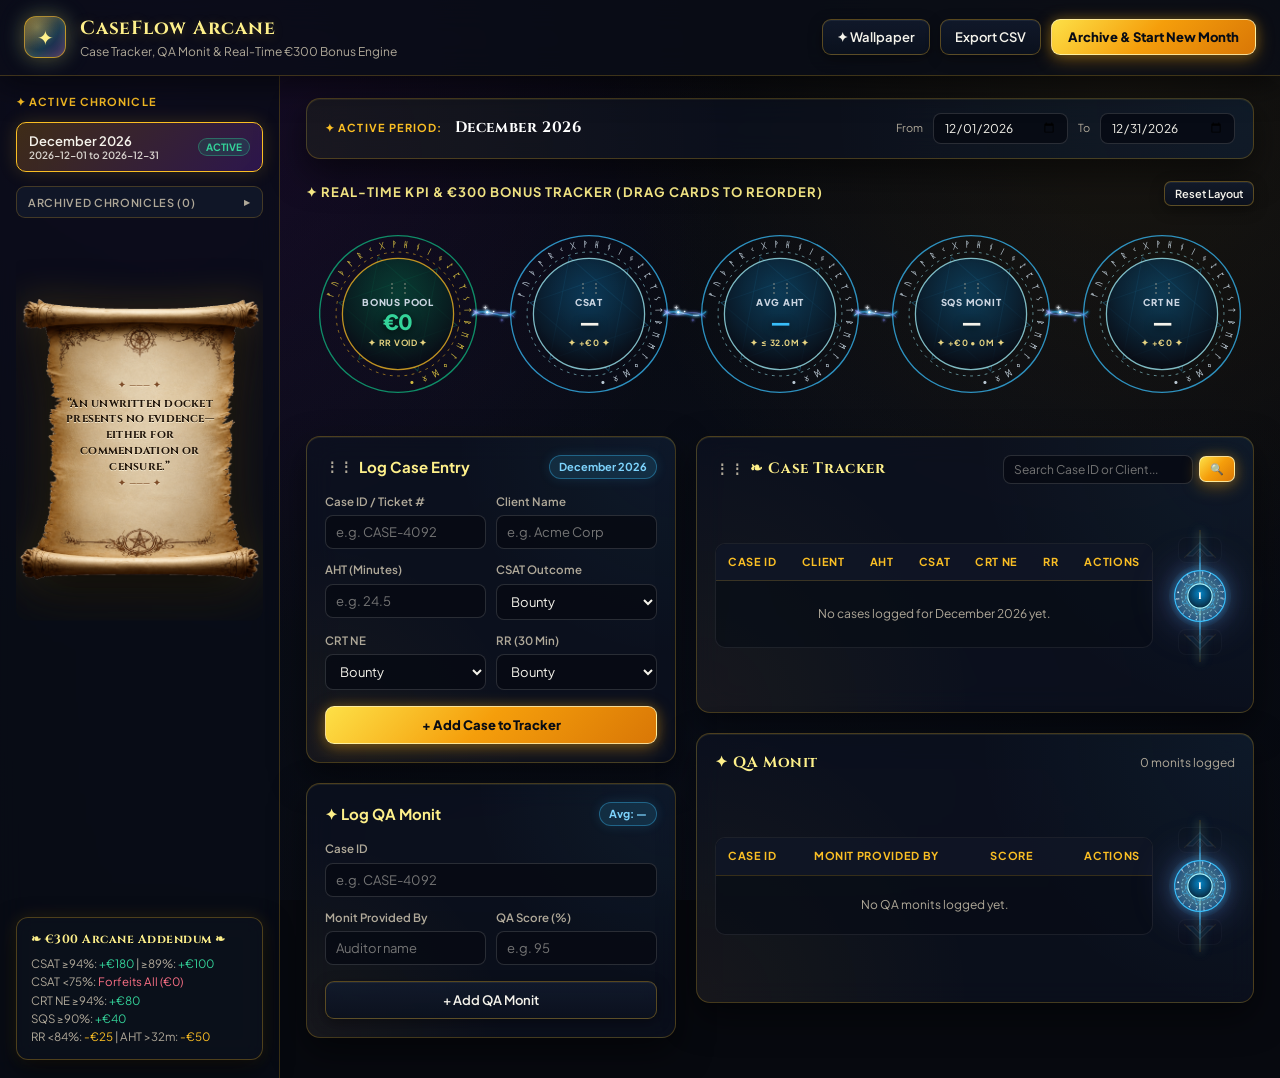
<file: index.html>
<!DOCTYPE html>
<html lang="en">
<head>
  <meta charset="UTF-8" />
  <meta name="viewport" content="width=device-width, initial-scale=1.0" />
  <title>CaseFlow Arcane — Case Tracker, QA Monit &amp; €300 Bonus Engine</title>
  <!-- Load Cinzel and Plus Jakarta Sans fonts for arcane headings and readable interface text -->
  <link rel="preconnect" href="https://fonts.googleapis.com" />
  <link rel="preconnect" href="https://fonts.gstatic.com" crossorigin />
  <link href="https://fonts.googleapis.com/css2?family=Cinzel:wght@600;700&family=Plus+Jakarta+Sans:wght@400;500;600;700;800&display=swap" rel="stylesheet" />
  <!-- Main stylesheet for CaseFlow Arcane -->
  <link rel="stylesheet" href="spellbook.css?v=42" />
</head>
<body>

  <!-- Background wallpaper media and tint layer -->
  <div id="wallpaperLayer" class="wallpaper-layer">
    <video id="bgVideo" autoplay loop muted playsinline class="hidden"></video>
    <img id="bgImage" alt="" class="hidden" />
    <div class="wallpaper-overlay"></div>
  </div>

  <!-- Top bar with app title and main actions -->
  <header>
    <div class="brand">
      <div class="brand-logo">✦</div>
      <div>
        <h1 class="fancy-title">CaseFlow Arcane</h1>
        <p>Case Tracker, QA Monit &amp; Real-Time €300 Bonus Engine</p>
      </div>
    </div>
    <div class="header-actions">
      <button type="button" class="btn-secondary" id="wallpaperBtn">✦ Wallpaper</button>
      <button type="button" class="btn-secondary" id="exportBtn">Export CSV</button>
      <button type="button" class="btn-primary" id="archiveBtn">Archive &amp; Start New Month</button>
    </div>
  </header>

  <div class="app-shell">
    <!-- Left sidebar for monthly tabs, Oracle scroll, and bonus rules -->
    <aside>
      <div class="sidebar-top">
        <div class="sidebar-label">✦ Active Chronicle</div>
        <div id="activeMonthSlot" class="month-list"></div>

        <!-- Expandable list of archived months -->
        <button type="button" class="archive-toggle-btn" id="toggleArchivesBtn">
          <span>Archived Chronicles (<span id="archiveCount">0</span>)</span>
          <span id="archiveArrow">▾</span>
        </button>
        <div id="archivedMonthsList" class="month-list scrollable-months"></div>
      </div>

      <!-- Oracle scroll area that displays metric prophecies or procedural seals -->
      <div id="arcaneOracleCard" class="arcane-oracle-card">
        <div id="oracleDisplay" class="oracle-display"></div>
      </div>

      <!-- Reference summary of the bonus thresholds, penalties, and forfeiture rule -->
      <div class="rules-box" style="margin-top:auto; background:rgba(13, 18, 30, 0.72); backdrop-filter:blur(10px); border:1px solid rgba(251, 191, 36, 0.28); border-radius:12px; padding:12px 14px; box-shadow:0 12px 28px rgba(0, 0, 0, 0.55), 0 0 18px rgba(251, 191, 36, 0.12);">
        <h4 class="fancy-title">❧ €300 Arcane Addendum ❧</h4>
        <div>CSAT ≥94%: <span class="txt-green">+€180</span> | ≥89%: <span class="txt-green">+€100</span></div>
        <div>CSAT &lt;75%: <span class="txt-red">Forfeits All (€0)</span></div>
        <div>CRT NE ≥94%: <span class="txt-green">+€80</span></div>
        <div>SQS ≥90%: <span class="txt-green">+€40</span></div>
        <div>RR &lt;84%: <span class="txt-amber">-€25</span> | AHT &gt;32m: <span class="txt-amber">-€50</span></div>
      </div>

    </aside>

    <!-- Main workspace for period dates, KPI orbs, forms, and tables -->
    <main>
      <div id="archivedBanner" class="archived-banner">
        <span><strong>Archived Chronicle (Read-Only):</strong> Case history, QA monit, and date range are sealed.</span>
        <button type="button" class="btn-secondary" id="returnActiveBtn">Return to Active Month</button>
      </div>

      <!-- Active period label and editable start/end dates -->
      <div class="period-bar">
        <div class="period-info">
          <span class="sidebar-label" style="margin:0;">✦ Active Period:</span>
          <strong id="periodTitle" class="fancy-title" style="color:#fff; font-size:15px;"></strong>
        </div>
        <div class="period-inputs">
          <label style="margin:0; font-size:11px;">From</label>
          <input type="date" id="startDateInput" />
          <label style="margin:0; font-size:11px;">To</label>
          <input type="date" id="endDateInput" />
        </div>
      </div>

      <!-- KPI orbs section supporting drag-and-drop reordering -->
      <section>
        <div class="section-header">
          <h2>✦ Real-Time KPI &amp; €300 Bonus Tracker (Drag Cards to Reorder)</h2>
          <button type="button" class="btn-secondary btn-xs" id="resetLayoutBtn">Reset Layout</button>
        </div>
        <div id="kpiGrid" class="kpi-grid"></div>
      </section>

      <!-- Reorderable workspace columns for entry forms and data tables -->
      <section id="panelsContainer" class="panels-grid">

        <div id="panel-forms" draggable="true" class="stack-col workspace-panel">
          <!-- Form for logging new support cases -->
          <div class="panel">
            <div class="panel-header">
              <h3><span class="grip">⋮⋮</span> Log Case Entry</h3>
              <span id="activeMonthBadge" class="pill"></span>
            </div>

            <form id="caseForm">
              <div class="form-row form-group">
                <div>
                  <label>Case ID / Ticket #</label>
                  <input type="text" id="caseId" required placeholder="e.g. CASE-4092" />
                </div>
                <div>
                  <label>Client Name</label>
                  <input type="text" id="clientNameInput" required placeholder="e.g. Acme Corp" />
                </div>
              </div>

              <div class="form-row form-group">
                <div>
                  <label>AHT (Minutes)</label>
                  <input type="number" step="0.1" min="0" id="ahtInput" required placeholder="e.g. 24.5" />
                </div>
                <div>
                  <label>CSAT Outcome</label>
                  <select id="csatInput">
                    <option value="Bounty">Bounty</option>
                    <option value="Doomed">Doomed</option>
                    <option value="Void">Void</option>
                  </select>
                </div>
              </div>
              <div class="form-row form-group">
                <div>
                  <label>CRT NE</label>
                  <select id="crtInput">
                    <option value="Bounty">Bounty</option>
                    <option value="Doomed">Doomed</option>
                    <option value="Void">Void</option>
                  </select>
                </div>
                <div>
                  <label>RR (30 Min)</label>
                  <select id="rrInput">
                    <option value="Bounty">Bounty</option>
                    <option value="Doomed">Doomed</option>
                    <option value="Void">Void</option>
                  </select>
                </div>
              </div>
              <button type="submit" id="submitCaseBtn" class="btn-primary btn-full">
                + Add Case to Tracker
              </button>
            </form>
          </div>

          <!-- Form for logging quality assurance audits -->
          <div class="panel">
            <div class="panel-header">
              <h3>✦ Log QA Monit</h3>
              <span id="qaAvgPill" class="pill">Avg: —</span>
            </div>

            <form id="qaForm">
              <div class="form-group">
                <label>Case ID</label>
                <input type="text" id="qaCaseId" required placeholder="e.g. CASE-4092" />
              </div>

              <div class="form-row form-group">
                <div>
                  <label>Monit Provided By</label>
                  <input type="text" id="qaAuditorInput" required placeholder="Auditor name" />
                </div>
                <div>
                  <label>QA Score (%)</label>
                  <input type="number" step="0.1" min="0" max="100" id="qaScoreInput" required placeholder="e.g. 95" />
                </div>
              </div>

              <button type="submit" id="submitQaBtn" class="btn-secondary btn-full">
                + Add QA Monit
              </button>
            </form>
          </div>
        </div>

        <div id="panel-tables" draggable="true" class="stack-col workspace-panel">

          <!-- Paginated case tracker table with search and runic page rail -->
          <div class="panel">
            <div class="panel-header">
              <h3 class="fancy-title"><span class="grip">⋮⋮</span> ❧ Case Tracker</h3>
              <div class="search-box">
                <input type="text" id="caseSearchInput" placeholder="Search Case ID or Client..." />
                <button type="button" class="btn-primary btn-xs" id="caseSearchBtn">🔍</button>
              </div>
            </div>

            <div class="paged-layout">
              <div class="table-wrap">
                <table>
                  <thead>
                    <tr>
                      <th>Case ID</th>
                      <th>Client</th>
                      <th>AHT</th>
                      <th>CSAT</th>
                      <th>CRT NE</th>
                      <th>RR</th>
                      <th class="text-right">Actions</th>
                    </tr>
                  </thead>
                  <tbody id="caseTableBody"></tbody>
                </table>
              </div>
              <div id="caseLeafRail" class="leaf-rail"></div>
            </div>
          </div>

          <!-- Paginated QA monit table with runic page rail -->
          <div class="panel">
            <div class="panel-header">
              <h3 class="fancy-title">✦ QA Monit</h3>
              <span id="qaCountLabel" class="muted-text">0 monits logged</span>
            </div>

            <div class="paged-layout">
              <div class="table-wrap">
                <table>
                  <thead>
                    <tr>
                      <th>Case ID</th>
                      <th>Monit Provided By</th>
                      <th>Score</th>
                      <th class="text-right">Actions</th>
                    </tr>
                  </thead>
                  <tbody id="qaTableBody"></tbody>
                </table>
              </div>
              <div id="qaLeafRail" class="leaf-rail"></div>
            </div>
          </div>

        </div>

      </section>
    </main>
  </div>

  <!-- Modal showing matching case search results -->
  <div id="searchModal" class="modal-backdrop hidden">
    <div class="modal-3d-card">
      <div class="panel-header">
        <h3 class="fancy-title">✦ Case Chronicle Lookup</h3>
        <button type="button" class="btn-icon" id="closeSearchModalBtn">✕</button>
      </div>
      <div id="searchResultsBody" class="search-results-list"></div>
    </div>
  </div>

  <!-- Modal for choosing or resetting wallpapers listed in wallpapers/list.json -->
  <div id="wallpaperModal" class="modal-backdrop hidden">
    <div class="modal-3d-card" style="max-width: 560px;">
      <div class="panel-header">
        <h3 class="fancy-title">✦ Realm Wallpaper Studio</h3>
        <button type="button" class="btn-icon" id="closeWallpaperModalBtn">✕</button>
      </div>

      <p class="muted-text" style="margin-bottom: 10px;">
        Showing photos &amp; looping videos from your <strong>wallpapers/</strong> folder in GitHub:
      </p>

      <div id="repoWallpaperGrid" class="wp-gallery-grid">
        <p class="muted-text">Loading wallpapers from GitHub...</p>
      </div>

      <div class="header-actions" style="justify-content: space-between; margin-top: 14px;">
        <button type="button" class="btn-secondary btn-xs" id="refreshWallpapersBtn">↻ Refresh List</button>
        <button type="button" class="btn-secondary" id="clearWallpaperBtn">Reset Default Theme</button>
      </div>
    </div>
  </div>

  <!-- Confirmation modal before permanently deleting an archived month -->
  <div id="banishModal" class="modal-backdrop hidden">
    <div class="runic-circle-modal">
      <!-- Rotating runic rings behind the confirmation prompt -->
      <svg class="runic-ring-svg" viewBox="0 0 360 360" aria-hidden="true">
        <defs>
          <path id="outerRunePath" d="M 180,180 m -162,0 a 162,162 0 1,1 324,0 a 162,162 0 1,1 -324,0" />
          <path id="innerRunePath" d="M 180,180 m -134,0 a 134,134 0 1,1 268,0 a 134,134 0 1,1 -268,0" />
        </defs>
        <g class="rune-spin-cw">
          <circle cx="180" cy="180" r="172" class="rune-stroke-gold" />
          <circle cx="180" cy="180" r="150" class="rune-stroke-dash" />
          <text class="rune-glyphs">
            <textPath href="#outerRunePath" startOffset="0%">ᚠ ᚢ ᚦ ᚨ ᚱ ᚲ ᚷ ᚹ ᚺ ᚾ ᛁ ᛃ ᛇ ᛈ ᛉ ᛊ ᛏ ᛒ ᛖ ᛗ ᛚ ᛜ ᛞ ᛟ • </textPath>
          </text>
        </g>
        <g class="rune-spin-ccw">
          <circle cx="180" cy="180" r="142" class="rune-stroke-crimson" />
          <polygon points="180,44 298,248 62,248" class="rune-sigil-poly" />
          <polygon points="180,316 298,112 62,112" class="rune-sigil-poly" />
          <text class="rune-glyphs-inner">
            <textPath href="#innerRunePath" startOffset="0%">✦ ARCANE SEAL ✦ BANISHMENT RITE ✦ VOID ETERNAL </textPath>
          </text>
        </g>
      </svg>

      <!-- Confirmation text and Banish / Spare buttons -->
      <div class="runic-core-content">
        <div class="runic-eyebrow">❧ RITE OF BANISHMENT ❧</div>
        <h3 class="fancy-title runic-title">Seal Into The Void?</h3>
        <p class="runic-msg">Banish archived chronicle <strong id="banishTargetName">"—"</strong> forever?</p>
        <div class="runic-actions">
          <button type="button" id="confirmBanishBtn" class="btn-banish">Banish</button>
          <button type="button" id="cancelBanishBtn" class="btn-spare">Spare</button>
        </div>
      </div>
    </div>
  </div>

  <!-- Hidden SVG turbulence filter used for subtle visual distortion -->
  <svg width="0" height="0" style="position:absolute; pointer-events:none;">
    <defs>
      <filter id="arcaneSmokeFlow" x="-40%" y="-60%" width="180%" height="200%">
        <feTurbulence type="fractalNoise" baseFrequency="0.035 0.08" numOctaves="3" seed="2" result="noise">
          <animate attributeName="baseFrequency" dur="7s" values="0.035 0.08;0.045 0.11;0.035 0.08" repeatCount="indefinite" />
        </feTurbulence>
        <feDisplacementMap in="SourceGraphic" in2="noise" scale="5.5" xChannelSelector="R" yChannelSelector="G" />
      </filter>
    </defs>
  </svg>

  <!-- Scripts load in strict dependency order: arcane-core.js, then oracle.js, then grimoire.js -->
  <script src="arcane-core.js?v=18"></script>
  <script src="oracle.js?v=5"></script>
  <script src="grimoire.js?v=43"></script>
</body>
</html>
</file>
<file: spellbook.css>
/* Color tokens, borders, and surface variables for the CaseFlow Arcane theme */
:root {
  --bg-obsidian: #07090f;
  --bg-midnight: #0d121e;
  --bg-panel: rgba(13, 18, 30, 0.72);
  --bg-panel-solid: #111726;
  --bg-card: rgba(20, 27, 45, 0.78);
  --bg-input: rgba(7, 10, 18, 0.85);
  --border-subtle: rgba(251, 191, 36, 0.16);
  --border-arcane: rgba(168, 85, 247, 0.34);
  --border-gold: rgba(251, 191, 36, 0.52);

  --text-main: #f3f0e8;
  --text-muted: #a69f91;
  --gold: #fbbf24;
  --gold-bright: #fde68a;
  --gold-dim: rgba(251, 191, 36, 0.16);
  --arcane: #c084fc;
  --arcane-deep: #7e22ce;

  --green: #34d399;
  --green-bg: rgba(16, 185, 129, 0.16);
  --red: #fb7185;
  --red-bg: rgba(244, 63, 94, 0.18);
  --amber: #fbbf24;
  --amber-bg: rgba(245, 158, 11, 0.16);
  --sky: #38bdf8;
}

/* Global reset and default non-selectable drag behavior */
* {
  box-sizing: border-box;
  margin: 0;
  padding: 0;
  -webkit-user-select: none;
  user-select: none;
  -webkit-user-drag: none;
}

/* Allow text selection on form fields, headings, tables, and readable content */
input,
textarea,
select,
[contenteditable="true"],
p,
h1, h2, h3, h4, h5, h6,
span,
strong,
em,
small,
label,
li,
td,
th,
.kpi-value,
.kpi-sub,
.kpi-top,
.oracle-quote-only,
.rules-box,
.muted-text,
.runic-msg,
.search-hit-card,
.search-hit-remark {
  -webkit-user-select: text;
  user-select: text;
}

/* Keep interactive controls, grips, and visual media non-selectable */
button,
.grip,
.leaf-btn,
.rune-nav-btn,
.month-btn,
.archive-toggle-btn,
.archive-del-btn,
.kpi-card,
.workspace-panel,
.leaf-rail,
.rune-ley-spine,
svg,
canvas,
video,
img {
  -webkit-user-select: none;
  user-select: none;
}

/* Enable native element drag on draggable KPI cards and workspace panels */
.kpi-card[draggable="true"],
.workspace-panel[draggable="true"] {
  -webkit-user-drag: element;
}

/* Base document typography and dark background */
body {
  font-family: 'Plus Jakarta Sans', -apple-system, BlinkMacSystemFont, "Segoe UI", Roboto, sans-serif;
  background-color: var(--bg-obsidian);
  color: var(--text-main);
  min-height: 100vh;
  line-height: 1.5;
  overflow-x: hidden;
  position: relative;
}

/* Display serif styling for arcane titles and headers */
.fancy-title {
  font-family: 'Cinzel', Georgia, serif;
  letter-spacing: 0.04em;
}

/* Full-bleed wallpaper media and gradient scrim */
.wallpaper-layer {
  position: fixed;
  inset: 0;
  z-index: 0;
  pointer-events: none;
  overflow: hidden;
  background:
    radial-gradient(circle at 12% 8%, rgba(126, 34, 206, 0.24), transparent 42%),
    radial-gradient(circle at 88% 12%, rgba(251, 191, 36, 0.12), transparent 38%),
    radial-gradient(circle at 50% 100%, rgba(15, 23, 42, 0.95), #07090f 75%);
}

.wallpaper-layer video,
.wallpaper-layer img {
  position: absolute;
  inset: 0;
  width: 100%;
  height: 100%;
  object-fit: cover;
  opacity: 0.72;
  filter: saturate(1.12) contrast(1.05);
  transition: opacity 0.4s ease;
}

.wallpaper-overlay {
  position: absolute;
  inset: 0;
  background: linear-gradient(
    180deg,
    rgba(7, 9, 15, 0.48) 0%,
    rgba(7, 9, 15, 0.34) 50%,
    rgba(7, 9, 15, 0.62) 100%
  );
}

/* Sticky top navigation and action header */
header {
  position: sticky;
  top: 0;
  z-index: 30;
  background: rgba(10, 14, 24, 0.78);
  backdrop-filter: blur(16px);
  -webkit-backdrop-filter: blur(16px);
  border-bottom: 1px solid var(--border-subtle);
  box-shadow: 0 8px 32px rgba(0, 0, 0, 0.55);
  padding: 14px 24px;
  display: flex;
  flex-wrap: wrap;
  align-items: center;
  justify-content: space-between;
  gap: 16px;
}

.brand {
  display: flex;
  align-items: center;
  gap: 14px;
}

.brand-logo {
  width: 42px;
  height: 42px;
  border-radius: 12px;
  background: linear-gradient(135deg, rgba(251, 191, 36, 0.22), rgba(147, 51, 234, 0.32));
  border: 1px solid var(--border-gold);
  box-shadow: 0 0 18px rgba(251, 191, 36, 0.25), inset 0 0 12px rgba(192, 132, 252, 0.25);
  display: grid;
  place-items: center;
  font-size: 20px;
  color: var(--gold-bright);
}

.brand h1 {
  font-size: 19px;
  font-weight: 700;
  color: var(--gold-bright);
  text-shadow: 0 2px 12px rgba(251, 191, 36, 0.25);
}

.brand p {
  font-size: 12px;
  color: var(--text-muted);
}

.header-actions {
  display: flex;
  flex-wrap: wrap;
  align-items: center;
  gap: 10px;
}

/* Button base styles and action variants */
button {
  font-family: inherit;
  cursor: pointer;
  border: none;
  border-radius: 9px;
  font-weight: 600;
  font-size: 13px;
  transition: transform 0.14s ease, filter 0.18s ease, box-shadow 0.2s ease, background 0.2s ease, border-color 0.2s ease;
}

button:active:not(:disabled) {
  transform: scale(0.97);
}

button:disabled {
  opacity: 0.42;
  cursor: not-allowed;
}

.btn-primary {
  background: linear-gradient(135deg, #f59e0b 0%, #d97706 52%, #9333ea 145%);
  color: #090b10;
  font-weight: 700;
  padding: 9px 16px;
  box-shadow: 0 4px 16px rgba(245, 158, 11, 0.32);
  border: 1px solid rgba(253, 230, 138, 0.55);
}

.btn-primary:hover:not(:disabled) {
  filter: brightness(1.1);
  box-shadow: 0 6px 22px rgba(251, 191, 36, 0.48);
}

.btn-secondary {
  background: rgba(20, 27, 45, 0.78);
  color: var(--text-main);
  border: 1px solid rgba(251, 191, 36, 0.28);
  padding: 9px 14px;
  backdrop-filter: blur(8px);
}

.btn-secondary:hover:not(:disabled) {
  border-color: var(--gold);
  background: rgba(34, 43, 68, 0.9);
  color: var(--gold-bright);
}

.btn-xs {
  padding: 5px 10px;
  font-size: 11px;
  border-radius: 7px;
}

.btn-icon {
  background: rgba(15, 20, 34, 0.75);
  color: var(--text-muted);
  border: 1px solid rgba(255, 255, 255, 0.08);
  padding: 5px 8px;
  border-radius: 7px;
  font-size: 12px;
}

.btn-icon:hover:not(:disabled) {
  color: var(--gold-bright);
  border-color: var(--border-gold);
}

.btn-icon.has-note {
  color: var(--arcane);
  border-color: rgba(192, 132, 252, 0.55);
  background: rgba(126, 34, 206, 0.22);
}

.btn-del {
  background: rgba(244, 63, 94, 0.14);
  color: var(--red);
  border: 1px solid rgba(244, 63, 94, 0.32);
  padding: 5px 9px;
  border-radius: 7px;
  font-size: 12px;
}

.btn-del:hover:not(:disabled) {
  background: rgba(244, 63, 94, 0.28);
}

.btn-save {
  background: var(--green);
  color: #052e16;
  padding: 5px 10px;
  border-radius: 7px;
  font-size: 12px;
  font-weight: 700;
}

/* Two-column layout for sidebar and main workspace */
.app-shell {
  position: relative;
  z-index: 10;
  display: grid;
  grid-template-columns: 280px minmax(0, 1fr);
  min-height: calc(100vh - 73px);
}

/* Sidebar styling for chronicles, Oracle scroll, and rules */
aside {
  background: rgba(10, 14, 24, 0.68);
  backdrop-filter: blur(14px);
  -webkit-backdrop-filter: blur(14px);
  border-right: 1px solid var(--border-subtle);
  padding: 18px 16px;
  display: flex;
  flex-direction: column;
  justify-content: flex-start;
  gap: 14px;
}

.sidebar-top {
  display: flex;
  flex-direction: column;
  gap: 10px;
}

.sidebar-label {
  font-size: 11px;
  text-transform: uppercase;
  letter-spacing: 0.1em;
  color: var(--gold);
  font-weight: 700;
  margin-bottom: 2px;
}

.month-list {
  display: flex;
  flex-direction: column;
  gap: 8px;
}

/* Collapsible archived months list and transition */
.scrollable-months {
  max-height: 220px;
  overflow-y: auto;
  padding-right: 4px;
  transition: max-height 0.28s ease, opacity 0.22s ease;
}

.scrollable-months.collapsed {
  max-height: 0;
  opacity: 0;
  overflow: hidden;
  pointer-events: none;
}

.archive-toggle-btn {
  width: 100%;
  margin-top: 4px;
  display: flex;
  align-items: center;
  justify-content: space-between;
  background: rgba(20, 27, 45, 0.72);
  border: 1px solid rgba(251, 191, 36, 0.22);
  color: var(--text-muted);
  padding: 8px 11px;
  border-radius: 9px;
  font-size: 11px;
  text-transform: uppercase;
  letter-spacing: 0.06em;
}

.archive-toggle-btn:hover {
  color: var(--gold-bright);
  border-color: var(--border-gold);
}

.archive-row {
  display: grid;
  grid-template-columns: minmax(0, 1fr) auto;
  gap: 6px;
  align-items: stretch;
}

.archive-del-btn {
  background: rgba(244, 63, 94, 0.12);
  color: var(--red);
  border: 1px solid rgba(244, 63, 94, 0.28);
  border-radius: 10px;
  padding: 0 10px;
  font-size: 12px;
  display: grid;
  place-items: center;
}

.archive-del-btn:hover {
  background: rgba(244, 63, 94, 0.28);
  color: #fff;
}

.month-btn {
  width: 100%;
  text-align: left;
  background: rgba(18, 24, 40, 0.72);
  border: 1px solid rgba(255, 255, 255, 0.07);
  border-radius: 10px;
  padding: 10px 12px;
  color: var(--text-main);
  display: flex;
  align-items: center;
  justify-content: space-between;
  gap: 8px;
}

.month-btn:hover {
  border-color: rgba(251, 191, 36, 0.4);
  background: rgba(28, 36, 58, 0.85);
}

.month-btn.active {
  background: linear-gradient(135deg, rgba(245, 158, 11, 0.22), rgba(147, 51, 234, 0.24));
  border-color: var(--gold);
  box-shadow: 0 0 18px rgba(251, 191, 36, 0.18);
}

.badge {
  font-size: 10px;
  padding: 2px 7px;
  border-radius: 999px;
  font-weight: 700;
  text-transform: uppercase;
}

.badge-active {
  background: var(--green-bg);
  color: var(--green);
  border: 1px solid rgba(52, 211, 153, 0.35);
}

.badge-archived {
  background: rgba(148, 163, 184, 0.16);
  color: var(--text-muted);
}

/* Sidebar Oracle scroll container, prophecy text, and unroll animation */
.arcane-oracle-card {
  position: relative;
  margin-top: 8px;
  margin-bottom: 6px;
  padding: 0;
  background: transparent;
  border: none;
  box-shadow: none;
  overflow: visible;
  display: flex;
  justify-content: center;
  align-items: center;
}

.oracle-display {
  position: relative;
  width: 100%;
  max-width: 248px;
  min-height: 292px;
  display: flex;
  align-items: center;
  justify-content: center;
  transform-origin: top center;
  animation: scrollUnroll 0.62s cubic-bezier(0.22, 1.18, 0.36, 1) both;
  filter: drop-shadow(0 16px 26px rgba(0, 0, 0, 0.72)) drop-shadow(0 0 18px rgba(251, 191, 36, 0.2));
}

.oracle-display.scroll-art-fallback {
  min-height: 190px;
  padding: 18px 16px;
  border-radius: 14px;
  border: 1px solid rgba(251, 191, 36, 0.32);
  background: radial-gradient(circle at 50% 25%, rgba(88, 28, 135, 0.36), rgba(13, 18, 30, 0.9) 75%);
}

.scroll-art-bg {
  width: 100%;
  height: auto;
  display: block;
  pointer-events: none;
  user-select: none;
}

.scroll-content-layer {
  position: absolute;
  top: 22%;
  bottom: 22%;
  left: 16%;
  right: 16%;
  display: flex;
  align-items: center;
  justify-content: center;
  text-align: center;
  pointer-events: none;
  overflow: hidden;
}

.oracle-display.scroll-art-fallback .scroll-content-layer {
  position: static;
  width: 100%;
  overflow: visible;
}

@keyframes scrollUnroll {
  0% {
    opacity: 0;
    transform: translateY(-10px) scaleY(0.22) scaleX(0.92);
    clip-path: inset(0 0 88% 0 round 12px);
  }
  65% {
    opacity: 1;
    transform: translateY(2px) scaleY(1.03) scaleX(1.01);
    clip-path: inset(0 0 0% 0 round 12px);
  }
  100% {
    opacity: 1;
    transform: translateY(0) scaleY(1) scaleX(1);
    clip-path: inset(0 0 0% 0 round 12px);
  }
}

.oracle-quote-only {
  font-family: 'Cinzel', Georgia, serif;
  font-size: clamp(9.5px, 0.92vw, 11.5px);
  font-weight: 700;
  line-height: 1.38;
  letter-spacing: 0.02em;
  color: #1f1308;
  text-shadow: 0 1px 0 rgba(255, 248, 225, 0.72);
  display: flex;
  flex-direction: column;
  align-items: center;
  justify-content: center;
  gap: 5px;
  width: 100%;
  max-height: 100%;
  padding: 2px 3px;
  overflow-wrap: anywhere;
  word-break: break-word;
  animation: prophecyInkFade 0.65s ease both;
}

.oracle-display.scroll-art-fallback .oracle-quote-only {
  font-size: 12px;
  line-height: 1.45;
  color: var(--gold-bright);
  text-shadow: 0 1px 8px rgba(0, 0, 0, 0.85);
}

.oracle-rune-divider {
  font-size: 8.5px;
  letter-spacing: 0.1em;
  color: #6b3410;
  opacity: 0.82;
  line-height: 1;
}

.oracle-display.scroll-art-fallback .oracle-rune-divider {
  color: var(--gold);
}

@keyframes prophecyInkFade {
  0% { opacity: 0; transform: translateY(4px) scale(0.97); }
  100% { opacity: 1; transform: translateY(0) scale(1); }
}

/* Procedural runic seal styling and ring animations */
.arcane-manifestation {
  position: relative;
  width: 100%;
  height: 100%;
  max-width: 124px;
  max-height: 124px;
  aspect-ratio: 1 / 1;
  display: grid;
  place-items: center;
  margin: auto;
  animation: manifestAppear 0.55s cubic-bezier(0.22, 1.15, 0.36, 1) both;
}

.manifest-bloom {
  position: absolute;
  inset: 10%;
  border-radius: 50%;
  background: radial-gradient(circle, rgba(153, 27, 27, 0.28) 0%, rgba(88, 28, 135, 0.16) 52%, rgba(146, 64, 14, 0) 76%);
  filter: blur(8px);
  animation: manifestBloomPulse 4.2s ease-in-out infinite;
  pointer-events: none;
}

.manifest-svg {
  position: relative;
  width: 100%;
  height: 100%;
  overflow: visible;
  filter:
    drop-shadow(0 0 6px rgba(127, 29, 29, 0.45))
    drop-shadow(0 0 12px rgba(88, 28, 135, 0.32));
}

.manifest-layer-pulse-slow {
  transform-origin: 60px 60px;
  animation: manifestBreath 4.8s ease-in-out infinite;
}

.manifest-ring-outer {
  transform-origin: 60px 60px;
  animation: manifestRingDriftCW 26s linear infinite;
}

.manifest-ring-inner {
  transform-origin: 60px 60px;
  animation: manifestRingDriftCCW 19s linear infinite;
}

.manifest-core-sigil {
  transform-origin: 60px 60px;
  animation: manifestCorePulse 3.4s ease-in-out infinite;
}

.manifest-ring-line {
  fill: none;
  stroke: #5c1d24;
  stroke-width: 1.35;
  stroke-opacity: 0.78;
}

.manifest-ring-dashed {
  fill: none;
  stroke: #6b21a8;
  stroke-width: 1.05;
  stroke-dasharray: 3.5 4.5;
  stroke-opacity: 0.68;
}

.manifest-sigil-frame {
  fill: rgba(127, 29, 29, 0.08);
  stroke: #7c2d12;
  stroke-width: 1.05;
  stroke-opacity: 0.72;
}

.manifest-spark-mote {
  fill: #991b1b;
  fill-opacity: 0.82;
  animation: manifestMoteTwinkle 3.2s ease-in-out infinite;
}

.manifest-core-disc {
  fill: rgba(59, 13, 28, 0.24);
  stroke: #6b21a8;
  stroke-width: 1.25;
  stroke-opacity: 0.82;
}

.manifest-core-star {
  fill: #7f1d1d;
  fill-opacity: 0.85;
}

.manifest-core-gem {
  fill: #a855f7;
  fill-opacity: 0.9;
}

@keyframes manifestAppear {
  0% { opacity: 0; transform: scale(0.76) rotate(-18deg); }
  100% { opacity: 1; transform: scale(1) rotate(0deg); }
}

@keyframes manifestBloomPulse {
  0%, 100% { opacity: 0.65; transform: scale(0.94); }
  50% { opacity: 1; transform: scale(1.08); }
}

@keyframes manifestBreath {
  0%, 100% { opacity: 0.72; transform: scale(0.96); }
  50% { opacity: 1; transform: scale(1.04); }
}

@keyframes manifestRingDriftCW {
  from { transform: rotate(0deg); }
  to { transform: rotate(360deg); }
}

@keyframes manifestRingDriftCCW {
  from { transform: rotate(360deg); }
  to { transform: rotate(0deg); }
}

@keyframes manifestCorePulse {
  0%, 100% { transform: scale(0.96); filter: drop-shadow(0 0 3px rgba(127, 29, 29, 0.35)); }
  50% { transform: scale(1.06); filter: drop-shadow(0 0 8px rgba(107, 33, 168, 0.55)); }
}

@keyframes manifestMoteTwinkle {
  0%, 100% { opacity: 0.35; }
  50% { opacity: 0.95; }
}

/* Bonus rules box in the sidebar */
.rules-box {
  margin-top: auto;
  background: rgba(15, 20, 34, 0.72);
  border: 1px solid rgba(251, 191, 36, 0.22);
  border-radius: 12px;
  padding: 12px;
  font-size: 11.5px;
  color: var(--text-muted);
  line-height: 1.6;
}

.rules-box h4 {
  color: var(--gold-bright);
  font-size: 12px;
  margin-bottom: 6px;
}

/* Main content area and archive status banner */
main {
  padding: 22px 26px 40px;
  display: flex;
  flex-direction: column;
  gap: 22px;
  min-width: 0;
}

.archived-banner {
  display: none;
  background: rgba(245, 158, 11, 0.14);
  border: 1px solid rgba(251, 191, 36, 0.45);
  color: var(--gold-bright);
  padding: 12px 16px;
  border-radius: 12px;
  align-items: center;
  justify-content: space-between;
  gap: 12px;
  font-size: 13px;
  backdrop-filter: blur(10px);
}

.archived-banner.show {
  display: flex;
}

/* Active period header and date inputs */
.period-bar {
  background: var(--bg-panel);
  backdrop-filter: blur(14px);
  -webkit-backdrop-filter: blur(14px);
  border: 1px solid var(--border-subtle);
  border-radius: 14px;
  padding: 14px 18px;
  display: flex;
  flex-wrap: wrap;
  align-items: center;
  justify-content: space-between;
  gap: 14px;
  box-shadow: 0 10px 28px rgba(0, 0, 0, 0.4);
}

.period-info {
  display: flex;
  align-items: center;
  gap: 12px;
  flex-wrap: wrap;
}

.period-inputs {
  display: flex;
  align-items: center;
  gap: 10px;
  flex-wrap: wrap;
  font-size: 12px;
  color: var(--text-muted);
}

/* Form controls and focus highlights */
input[type="date"],
input[type="text"],
input[type="number"],
select,
textarea {
  font-family: inherit;
  background: var(--bg-input);
  color: var(--text-main);
  border: 1px solid rgba(255, 255, 255, 0.14);
  border-radius: 8px;
  padding: 8px 10px;
  font-size: 13px;
  width: 100%;
  transition: border-color 0.18s ease, box-shadow 0.18s ease;
}

input[type="date"] {
  width: auto;
  padding: 6px 10px;
  font-size: 12px;
}

input:focus,
select:focus,
textarea:focus {
  outline: none;
  border-color: var(--gold);
  box-shadow: 0 0 0 3px rgba(251, 191, 36, 0.16);
}

/* Section header bar */
.section-header {
  display: flex;
  align-items: center;
  justify-content: space-between;
  margin-bottom: 12px;
}

.section-header h2 {
  font-size: 13px;
  text-transform: uppercase;
  letter-spacing: 0.08em;
  color: var(--gold-bright);
  font-weight: 700;
}

/* KPI orbs row and connecting energy conduits */
.kpi-grid {
  display: flex;
  align-items: center;
  justify-content: space-between;
  gap: 0;
  overflow-x: auto;
  overflow-y: visible;
  padding: 14px 10px 18px;
  scrollbar-width: thin;
}

.kpi-card.kpi-orb {
  position: relative;
  flex: 0 0 164px;
  width: 164px;
  height: 164px;
  border-radius: 50%;
  background: transparent;
  border: none;
  box-shadow: none;
  padding: 0;
  display: grid;
  place-items: center;
  cursor: grab;
  overflow: visible;
  transition: transform 0.25s cubic-bezier(0.22, 1, 0.36, 1), filter 0.25s ease;
}

.kpi-card.kpi-orb:hover {
  transform: translateY(-5px) scale(1.03);
  filter: drop-shadow(0 0 18px var(--orb-glow, rgba(56, 189, 248, 0.55)));
}

.kpi-card.kpi-orb.orb-alert {
  animation: orbAlertPulse 2.4s ease-in-out infinite;
}

@keyframes orbAlertPulse {
  0%, 100% { filter: drop-shadow(0 0 10px rgba(239, 68, 68, 0.45)); }
  50% { filter: drop-shadow(0 0 22px rgba(244, 63, 94, 0.85)); }
}

.kpi-card.kpi-orb.dragging {
  opacity: 0.55;
  transform: scale(0.95);
}

.kpi-card.kpi-orb.drag-over {
  transform: scale(1.08);
  filter: drop-shadow(0 0 24px rgba(251, 191, 36, 0.85));
}

.kpi-orb-svg {
  position: absolute;
  inset: 0;
  width: 100%;
  height: 100%;
  pointer-events: none;
  overflow: visible;
}

.kpi-orb-core {
  position: relative;
  z-index: 2;
  width: 112px;
  height: 112px;
  border-radius: 50%;
  display: flex;
  flex-direction: column;
  align-items: center;
  justify-content: center;
  text-align: center;
  padding: 8px;
  gap: 2px;
  pointer-events: none;
}

.orb-grip {
  font-size: 10px;
  line-height: 1;
  letter-spacing: -1px;
  opacity: 0.55;
  margin-bottom: 1px;
}

.kpi-orb .kpi-top {
  font-size: 9.5px;
  font-weight: 800;
  letter-spacing: 0.08em;
  text-transform: uppercase;
  color: #cbd5e1;
  line-height: 1.15;
}

.kpi-orb .kpi-value {
  font-size: 21px;
  font-weight: 800;
  letter-spacing: -0.02em;
  line-height: 1.15;
  text-shadow: 0 2px 10px rgba(0, 0, 0, 0.85);
}

.kpi-orb .orb-sigil {
  font-size: 8.5px;
  font-weight: 700;
  letter-spacing: 0.05em;
  color: #fde68a;
  opacity: 0.9;
  line-height: 1.15;
  margin-top: 2px;
  max-width: 96px;
  white-space: nowrap;
  overflow: hidden;
  text-overflow: ellipsis;
}

/* Energy bridge between neighboring KPI orbs */
.kpi-conduit {
  position: relative;
  flex: 1 1 28px;
  min-width: 24px;
  max-width: 76px;
  height: 64px;
  margin: 0 -6px;
  display: flex;
  align-items: center;
  justify-content: center;
  pointer-events: none;
  z-index: 1;
}

.conduit-svg {
  width: 116%;
  height: 100%;
  overflow: visible;
}

/* Semantic metric status text colors */
.txt-green { color: var(--green); }
.txt-red { color: var(--red); }
.txt-amber { color: var(--amber); }
.txt-sky { color: var(--sky); }

/* Reorderable workspace columns, cards, forms, and search box */
.panels-grid {
  display: grid;
  grid-template-columns: 370px minmax(0, 1fr);
  gap: 20px;
  align-items: start;
}

.stack-col {
  display: flex;
  flex-direction: column;
  gap: 20px;
  min-width: 0;
}

.workspace-panel {
  border-radius: 14px;
  transition: transform 0.18s ease, box-shadow 0.18s ease;
}

.workspace-panel.dragging {
  opacity: 0.65;
}

.workspace-panel.drag-over {
  box-shadow: 0 0 0 2px var(--gold), 0 0 24px rgba(251, 191, 36, 0.32);
}

.panel {
  background: var(--bg-panel);
  backdrop-filter: blur(14px);
  -webkit-backdrop-filter: blur(14px);
  border: 1px solid var(--border-subtle);
  border-radius: 14px;
  padding: 18px;
  box-shadow: 0 12px 32px rgba(0, 0, 0, 0.45);
}

.panel-header {
  display: flex;
  align-items: center;
  justify-content: space-between;
  gap: 10px;
  margin-bottom: 14px;
}

.panel-header h3 {
  font-size: 15px;
  font-weight: 700;
  color: var(--gold-bright);
  display: flex;
  align-items: center;
  gap: 6px;
}

.grip {
  cursor: grab;
  color: var(--text-muted);
  font-size: 14px;
  user-select: none;
}

.pill {
  background: rgba(168, 85, 247, 0.16);
  color: var(--arcane);
  border: 1px solid rgba(168, 85, 247, 0.35);
  padding: 3px 9px;
  border-radius: 999px;
  font-size: 11px;
  font-weight: 700;
}

.form-group {
  margin-bottom: 12px;
}

.form-group label {
  display: block;
  font-size: 11.5px;
  color: var(--text-muted);
  margin-bottom: 5px;
  font-weight: 600;
}

.form-row {
  display: grid;
  grid-template-columns: 1fr 1fr;
  gap: 10px;
}

.btn-full {
  width: 100%;
  padding: 10px;
  margin-top: 4px;
}

.search-box {
  display: flex;
  align-items: center;
  gap: 6px;
}

.search-box input {
  width: 190px;
  padding: 6px 10px;
  font-size: 12px;
}

/* Paged table wrapper, page-flip animation, data table, and status tags */
.paged-layout {
  display: grid;
  grid-template-columns: minmax(0, 1fr) 70px;
  gap: 12px;
  align-items: center;
}

.table-wrap {
  width: 100%;
  overflow-x: auto;
  border-radius: 10px;
  border: 1px solid rgba(255, 255, 255, 0.08);
  background: rgba(9, 13, 22, 0.65);
}

.table-wrap.bifrost-page-flip {
  animation: bifrostPageTurn 0.42s cubic-bezier(0.22, 1, 0.36, 1);
}

@keyframes bifrostPageTurn {
  0% {
    opacity: 0.35;
    transform: perspective(900px) rotateX(-8deg) translateY(6px);
    box-shadow: 0 0 24px rgba(56, 189, 248, 0.45);
  }
  100% {
    opacity: 1;
    transform: perspective(900px) rotateX(0deg) translateY(0);
    box-shadow: 0 0 0 rgba(56, 189, 248, 0);
  }
}

table {
  width: 100%;
  border-collapse: collapse;
  font-size: 13px;
}

th {
  text-align: left;
  padding: 10px 12px;
  font-size: 11px;
  text-transform: uppercase;
  letter-spacing: 0.06em;
  color: var(--gold);
  background: rgba(16, 22, 38, 0.88);
  border-bottom: 1px solid rgba(251, 191, 36, 0.18);
}

td {
  padding: 10px 12px;
  border-bottom: 1px solid rgba(255, 255, 255, 0.05);
  vertical-align: middle;
}

tr:last-child td {
  border-bottom: none;
}

tr:hover td {
  background: rgba(255, 255, 255, 0.025);
}

.text-right {
  text-align: right;
}

.action-group {
  display: inline-flex;
  align-items: center;
  gap: 5px;
}

.status-tag {
  display: inline-block;
  padding: 2px 8px;
  border-radius: 999px;
  font-size: 11px;
  font-weight: 700;
}

.tag-pos {
  background: var(--green-bg);
  color: var(--green);
}

.tag-neg {
  background: var(--red-bg);
  color: var(--red);
}

.tag-neu {
  background: rgba(148, 163, 184, 0.16);
  color: var(--text-muted);
}

.inline-input {
  padding: 5px 7px;
  font-size: 12px;
  min-width: 70px;
}

/* Expandable case remark drawer */
.remark-drawer-row td {
  background: rgba(12, 16, 28, 0.92);
  padding: 12px 14px;
  border-bottom: 1px solid rgba(192, 132, 252, 0.25);
}

.remark-drawer-box {
  display: flex;
  flex-direction: column;
  gap: 8px;
}

.remark-drawer-box textarea {
  min-height: 64px;
  resize: vertical;
  font-size: 12px;
}

/* Vertical runic pagination rail and page seal buttons */
.leaf-rail {
  display: flex;
  flex-direction: column;
  align-items: center;
  justify-content: center;
  gap: 6px;
  padding: 8px 4px;
  min-height: 196px;
  position: relative;
}

.leaf-rail::before {
  content: '';
  position: absolute;
  top: 32px;
  bottom: 32px;
  left: 50%;
  width: 2px;
  transform: translateX(-50%);
  background: linear-gradient(
    180deg,
    rgba(56, 189, 248, 0.08),
    rgba(56, 189, 248, 0.55) 25%,
    rgba(168, 85, 247, 0.65) 50%,
    rgba(56, 189, 248, 0.55) 75%,
    rgba(56, 189, 248, 0.08)
  );
  box-shadow: 0 0 10px rgba(56, 189, 248, 0.45);
  pointer-events: none;
  z-index: 0;
}

.rune-ley-spine {
  position: relative;
  z-index: 1;
  display: flex;
  flex-direction: column;
  align-items: center;
  gap: 6px;
}

.rune-nav-btn {
  position: relative;
  z-index: 2;
  width: 44px;
  height: 26px;
  padding: 0;
  border-radius: 8px;
  background: rgba(10, 16, 30, 0.72);
  border: 1px solid rgba(56, 189, 248, 0.28);
  display: grid;
  place-items: center;
  transition: transform 0.18s ease, border-color 0.2s ease, box-shadow 0.2s ease, background 0.2s ease;
}

.rune-nav-btn:hover:not(:disabled) {
  transform: scale(1.1);
  border-color: #7dd3fc;
  background: rgba(14, 116, 144, 0.35);
  box-shadow: 0 0 14px rgba(56, 189, 248, 0.55);
}

.rune-nav-btn:disabled {
  opacity: 0.32;
  border-color: rgba(148, 163, 184, 0.16);
  background: rgba(10, 14, 24, 0.4);
}

.leaf-btn {
  position: relative;
  width: 54px;
  height: 54px;
  padding: 0;
  border-radius: 50%;
  background: radial-gradient(circle, rgba(15, 23, 42, 0.78) 38%, rgba(15, 23, 42, 0) 72%);
  border: 1px solid transparent;
  display: grid;
  place-items: center;
  overflow: visible;
  transition: transform 0.22s cubic-bezier(0.22, 1, 0.36, 1), filter 0.22s ease;
}

.leaf-btn:hover {
  transform: scale(1.12);
  filter: drop-shadow(0 0 10px rgba(56, 189, 248, 0.65));
}

.leaf-btn.active {
  transform: scale(1.15);
  background: radial-gradient(circle, rgba(56, 189, 248, 0.26) 35%, rgba(168, 85, 247, 0.12) 62%, transparent 75%);
}

.rune-page-svg {
  pointer-events: none;
  transition: transform 0.25s ease;
}

.leaf-btn.active .rune-page-svg {
  animation: bifrostSealPulse 2.4s ease-in-out infinite;
}

@keyframes bifrostSealPulse {
  0%, 100% { filter: drop-shadow(0 0 8px rgba(56, 189, 248, 0.85)) drop-shadow(0 0 14px rgba(129, 140, 248, 0.55)); }
  50% { filter: drop-shadow(0 0 14px rgba(125, 211, 252, 1)) drop-shadow(0 0 24px rgba(192, 132, 252, 0.85)); }
}

.muted-text {
  color: var(--text-muted);
  font-size: 12px;
}

/* Modal backdrops, search results, and wallpaper gallery */
.modal-backdrop {
  position: fixed;
  inset: 0;
  z-index: 60;
  background: rgba(3, 5, 10, 0.76);
  backdrop-filter: blur(8px);
  display: flex;
  align-items: center;
  justify-content: center;
  padding: 20px;
}

.hidden {
  display: none !important;
}

.modal-3d-card {
  width: 100%;
  max-width: 520px;
  max-height: 84vh;
  overflow-y: auto;
  background: rgba(14, 19, 33, 0.94);
  border: 1px solid var(--border-gold);
  border-radius: 16px;
  padding: 20px;
  box-shadow: 0 24px 64px rgba(0, 0, 0, 0.75), 0 0 30px rgba(251, 191, 36, 0.18);
}

.search-results-list {
  display: flex;
  flex-direction: column;
  gap: 10px;
}

.search-hit-card {
  background: rgba(22, 29, 48, 0.85);
  border: 1px solid rgba(255, 255, 255, 0.08);
  border-radius: 10px;
  padding: 12px;
}

.search-hit-grid {
  display: grid;
  grid-template-columns: repeat(3, 1fr);
  gap: 8px;
  font-size: 12px;
  color: var(--text-muted);
  margin-top: 6px;
}

.search-hit-remark {
  margin-top: 8px;
  padding-top: 8px;
  border-top: 1px dashed rgba(255, 255, 255, 0.12);
  font-size: 12px;
  color: var(--arcane);
}

.wp-gallery-grid {
  display: grid;
  grid-template-columns: repeat(auto-fill, minmax(145px, 1fr));
  gap: 12px;
  max-height: 340px;
  overflow-y: auto;
  padding: 4px;
}

.wp-card {
  display: flex;
  flex-direction: column;
  background: rgba(20, 27, 45, 0.85);
  border: 1px solid rgba(255, 255, 255, 0.1);
  border-radius: 10px;
  padding: 6px;
  text-align: left;
  color: var(--text-main);
}

.wp-card:hover {
  border-color: var(--gold);
  transform: translateY(-2px);
}

.wp-thumb {
  width: 100%;
  height: 86px;
  object-fit: cover;
  border-radius: 7px;
  background: #090c14;
  margin-bottom: 6px;
}

.wp-label {
  font-size: 11px;
  color: var(--text-muted);
  white-space: nowrap;
  overflow: hidden;
  text-overflow: ellipsis;
}

/* Circular runic banish confirmation modal and ring rotation */
.runic-circle-modal {
  position: relative;
  width: 360px;
  height: 360px;
  max-width: 92vw;
  max-height: 92vw;
  display: grid;
  place-items: center;
  animation: runicAppear 0.32s cubic-bezier(0.22, 1, 0.36, 1);
}

@keyframes runicAppear {
  from { opacity: 0; transform: scale(0.84) rotate(-8deg); }
  to { opacity: 1; transform: scale(1) rotate(0deg); }
}

.runic-ring-svg {
  position: absolute;
  inset: 0;
  width: 100%;
  height: 100%;
  overflow: visible;
  filter: drop-shadow(0 0 18px rgba(251, 191, 36, 0.35)) drop-shadow(0 0 28px rgba(225, 29, 72, 0.28));
}

.rune-spin-cw {
  transform-origin: 180px 180px;
  animation: runeSpinCW 28s linear infinite;
}

.rune-spin-ccw {
  transform-origin: 180px 180px;
  animation: runeSpinCCW 20s linear infinite;
}

@keyframes runeSpinCW {
  from { transform: rotate(0deg); }
  to { transform: rotate(360deg); }
}

@keyframes runeSpinCCW {
  from { transform: rotate(360deg); }
  to { transform: rotate(0deg); }
}

.rune-stroke-gold {
  fill: rgba(10, 14, 24, 0.72);
  stroke: rgba(251, 191, 36, 0.78);
  stroke-width: 1.8;
}

.rune-stroke-dash {
  fill: none;
  stroke: rgba(253, 230, 138, 0.45);
  stroke-width: 1.1;
  stroke-dasharray: 4 6;
}

.rune-stroke-crimson {
  fill: none;
  stroke: rgba(251, 113, 133, 0.65);
  stroke-width: 1.4;
}

.rune-sigil-poly {
  fill: rgba(225, 29, 72, 0.08);
  stroke: rgba(251, 191, 36, 0.36);
  stroke-width: 1.1;
}

.rune-glyphs {
  fill: #fde68a;
  font-size: 10.5px;
  font-weight: 700;
  letter-spacing: 3.4px;
}

.rune-glyphs-inner {
  fill: #fda4af;
  font-size: 8.8px;
  font-weight: 700;
  letter-spacing: 2.6px;
}

.runic-core-content {
  position: relative;
  z-index: 2;
  width: 224px;
  padding: 18px 16px;
  border-radius: 50%;
  background: radial-gradient(circle, rgba(15, 20, 34, 0.92) 62%, rgba(15, 20, 34, 0.68) 100%);
  border: 1px solid rgba(251, 191, 36, 0.42);
  box-shadow: inset 0 0 24px rgba(225, 29, 72, 0.22), 0 10px 30px rgba(0, 0, 0, 0.75);
  text-align: center;
  display: flex;
  flex-direction: column;
  align-items: center;
  gap: 6px;
}

.runic-eyebrow {
  font-size: 9.5px;
  letter-spacing: 0.14em;
  color: var(--gold);
  font-weight: 700;
}

.runic-title {
  font-size: 16px;
  line-height: 1.2;
  color: #fff1f2;
  text-shadow: 0 0 12px rgba(244, 63, 94, 0.45);
}

.runic-msg {
  font-size: 11.5px;
  line-height: 1.35;
  color: var(--text-muted);
  max-width: 185px;
  word-break: break-word;
}

.runic-msg strong {
  color: var(--gold-bright);
}

.runic-actions {
  display: flex;
  gap: 8px;
  margin-top: 4px;
}

.btn-banish {
  background: linear-gradient(135deg, #e11d48, #9f1239);
  color: #fff;
  border: 1px solid rgba(253, 164, 175, 0.5);
  padding: 6px 14px;
  border-radius: 999px;
  font-size: 12px;
  font-weight: 700;
  box-shadow: 0 4px 14px rgba(225, 29, 72, 0.45);
}

.btn-banish:hover {
  filter: brightness(1.12);
  box-shadow: 0 6px 20px rgba(244, 63, 94, 0.65);
}

.btn-spare {
  background: rgba(30, 41, 59, 0.88);
  color: var(--text-main);
  border: 1px solid rgba(251, 191, 36, 0.35);
  padding: 6px 14px;
  border-radius: 999px;
  font-size: 12px;
  font-weight: 600;
}

.btn-spare:hover {
  border-color: var(--gold);
  color: var(--gold-bright);
}

/* Tablet and mobile responsive layout adjustments */
@media (max-width: 1024px) {
  .app-shell {
    grid-template-columns: 1fr;
  }
  aside {
    border-right: none;
    border-bottom: 1px solid var(--border-subtle);
  }
  .panels-grid {
    grid-template-columns: 1fr;
  }
}

@media (max-width: 640px) {
  .kpi-grid {
    padding: 12px 6px 16px;
  }
  .kpi-card.kpi-orb {
    flex: 0 0 132px;
    width: 132px;
    height: 132px;
  }
  .kpi-orb-core {
    width: 90px;
    height: 90px;
    padding: 4px;
  }
  .kpi-orb .kpi-top {
    font-size: 8px;
  }
  .kpi-orb .kpi-value {
    font-size: 17px;
  }
  .kpi-orb .orb-sigil {
    font-size: 7.5px;
    max-width: 78px;
  }
  .kpi-conduit {
    flex: 1 1 16px;
    min-width: 14px;
    max-width: 36px;
    height: 48px;
  }
  .paged-layout {
    grid-template-columns: minmax(0, 1fr) 58px;
    gap: 6px;
  }
  .leaf-rail {
    min-height: 172px;
    padding: 4px 2px;
  }
  .leaf-btn {
    width: 44px;
    height: 44px;
  }
  .rune-page-svg {
    width: 40px !important;
    height: 40px !important;
  }
}

/* Theme color refinements and subtle surface accents */
:root {
  --bg-obsidian: #07090f;
  --bg-midnight: #0c1220;
  --bg-panel: rgba(12, 18, 32, 0.74);
  --bg-panel-solid: #101728;
  --bg-card: rgba(18, 25, 44, 0.82);
  --bg-input: rgba(7, 11, 20, 0.88);
  --border-subtle: rgba(251, 191, 36, 0.22);
  --border-arcane: rgba(56, 189, 248, 0.36);
  --border-gold: rgba(251, 191, 36, 0.62);
  --text-main: #f5f3eb;
  --text-muted: #b0a999;
  --gold: #fbbf24;
  --gold-bright: #fef08a;
  --arcane: #7dd3fc;
  --arcane-deep: #0369a1;
  --green: #34d399;
  --red: #fb7185;
  --amber: #fbbf24;
  --sky: #38bdf8;
}

.brand-logo {
  background:
    radial-gradient(circle at 30% 25%, rgba(254, 240, 138, 0.35), transparent 55%),
    linear-gradient(135deg, rgba(245, 158, 11, 0.28), rgba(56, 189, 248, 0.24) 60%, rgba(168, 85, 247, 0.32));
  border: 1px solid rgba(251, 191, 36, 0.65);
  box-shadow:
    0 0 20px rgba(251, 191, 36, 0.28),
    0 0 28px rgba(56, 189, 248, 0.18),
    inset 0 0 12px rgba(254, 240, 138, 0.22);
}

.btn-primary {
  background: linear-gradient(135deg, #fde047 0%, #f59e0b 48%, #d97706 100%);
  color: #090c14;
  font-weight: 800;
  border: 1px solid rgba(254, 249, 195, 0.75);
  box-shadow:
    0 4px 18px rgba(245, 158, 11, 0.38),
    0 0 12px rgba(251, 191, 36, 0.2);
}

.btn-primary:hover:not(:disabled) {
  filter: brightness(1.08);
  box-shadow:
    0 6px 24px rgba(251, 191, 36, 0.58),
    0 0 18px rgba(56, 189, 248, 0.25);
}

.btn-secondary {
  background: linear-gradient(180deg, rgba(18, 27, 46, 0.86), rgba(11, 17, 30, 0.9));
  color: var(--text-main);
  border: 1px solid rgba(251, 191, 36, 0.32);
  box-shadow: inset 0 1px 0 rgba(255, 255, 255, 0.06), 0 4px 14px rgba(0, 0, 0, 0.35);
}

.btn-secondary:hover:not(:disabled) {
  border-color: var(--gold);
  color: var(--gold-bright);
  box-shadow: 0 0 16px rgba(251, 191, 36, 0.25), inset 0 1px 0 rgba(254, 240, 138, 0.2);
}

.panel,
.period-bar {
  background:
    radial-gradient(circle at 100% 0%, rgba(56, 189, 248, 0.06), transparent 45%),
    radial-gradient(circle at 0% 100%, rgba(251, 191, 36, 0.05), transparent 45%),
    rgba(12, 18, 32, 0.76);
  border: 1px solid rgba(251, 191, 36, 0.24);
  box-shadow:
    0 14px 34px rgba(0, 0, 0, 0.5),
    inset 0 1px 0 rgba(254, 240, 138, 0.08);
}

.pill {
  background: rgba(56, 189, 248, 0.14);
  color: #7dd3fc;
  border: 1px solid rgba(56, 189, 248, 0.38);
  box-shadow: 0 0 12px rgba(56, 189, 248, 0.14);
}

.rules-box {
  background:
    radial-gradient(circle at 50% 0%, rgba(251, 191, 36, 0.12), transparent 65%),
    rgba(12, 18, 32, 0.82);
  border: 1px solid rgba(251, 191, 36, 0.34);
  box-shadow: 0 10px 26px rgba(0, 0, 0, 0.45), inset 0 1px 0 rgba(254, 240, 138, 0.12);
}

.leaf-rail::before {
  background: linear-gradient(
    180deg,
    rgba(251, 191, 36, 0.12),
    rgba(56, 189, 248, 0.65) 25%,
    rgba(251, 191, 36, 0.72) 50%,
    rgba(56, 189, 248, 0.65) 75%,
    rgba(251, 191, 36, 0.12)
  );
  box-shadow: 0 0 12px rgba(56, 189, 248, 0.45), 0 0 8px rgba(251, 191, 36, 0.25);
}

.rune-nav-btn {
  background: linear-gradient(180deg, rgba(16, 26, 46, 0.88), rgba(9, 15, 28, 0.94));
  border: 1px solid rgba(251, 191, 36, 0.34);
}

.rune-nav-btn:hover:not(:disabled) {
  border-color: var(--gold-bright);
  background: rgba(14, 116, 144, 0.36);
  box-shadow: 0 0 14px rgba(251, 191, 36, 0.35), 0 0 14px rgba(56, 189, 248, 0.4);
}

.leaf-btn.active {
  background: radial-gradient(
    circle,
    rgba(251, 191, 36, 0.22) 28%,
    rgba(56, 189, 248, 0.24) 56%,
    transparent 76%
  );
}

/* Reduced-motion rules disabling decorative animations and transitions */
@media (prefers-reduced-motion: reduce) {
  .oracle-display,
  .oracle-quote-only,
  .arcane-manifestation,
  .manifest-bloom,
  .manifest-layer-pulse-slow,
  .manifest-ring-outer,
  .manifest-ring-inner,
  .manifest-core-sigil,
  .manifest-spark-mote,
  .runic-circle-modal,
  .rune-spin-cw,
  .rune-spin-ccw,
  .leaf-btn.active .rune-page-svg,
  .kpi-card.kpi-orb.orb-alert,
  .bifrost-page-flip {
    animation: none !important;
  }

  .scrollable-months,
  .wallpaper-layer video,
  .wallpaper-layer img,
  button,
  .arcane-manifestation,
  .kpi-card.kpi-orb,
  .workspace-panel,
  .rules-box,
  input[type="date"],
  input[type="text"],
  input[type="number"],
  select,
  textarea,
  .table-wrap.bifrost-page-flip,
  .rune-nav-btn,
  .leaf-btn,
  .rune-page-svg,
  .wp-card,
  .runic-circle-modal {
    transition: none !important;
  }
}

/* Explicit reduced-motion modifier class for dynamic seal instances */
.arcane-manifestation.reduced-motion,
.arcane-manifestation.reduced-motion .manifest-bloom,
.arcane-manifestation.reduced-motion .manifest-layer-pulse-slow,
.arcane-manifestation.reduced-motion .manifest-ring-outer,
.arcane-manifestation.reduced-motion .manifest-ring-inner,
.arcane-manifestation.reduced-motion .manifest-core-sigil,
.arcane-manifestation.reduced-motion .manifest-spark-mote {
  animation: none !important;
}
</file>
